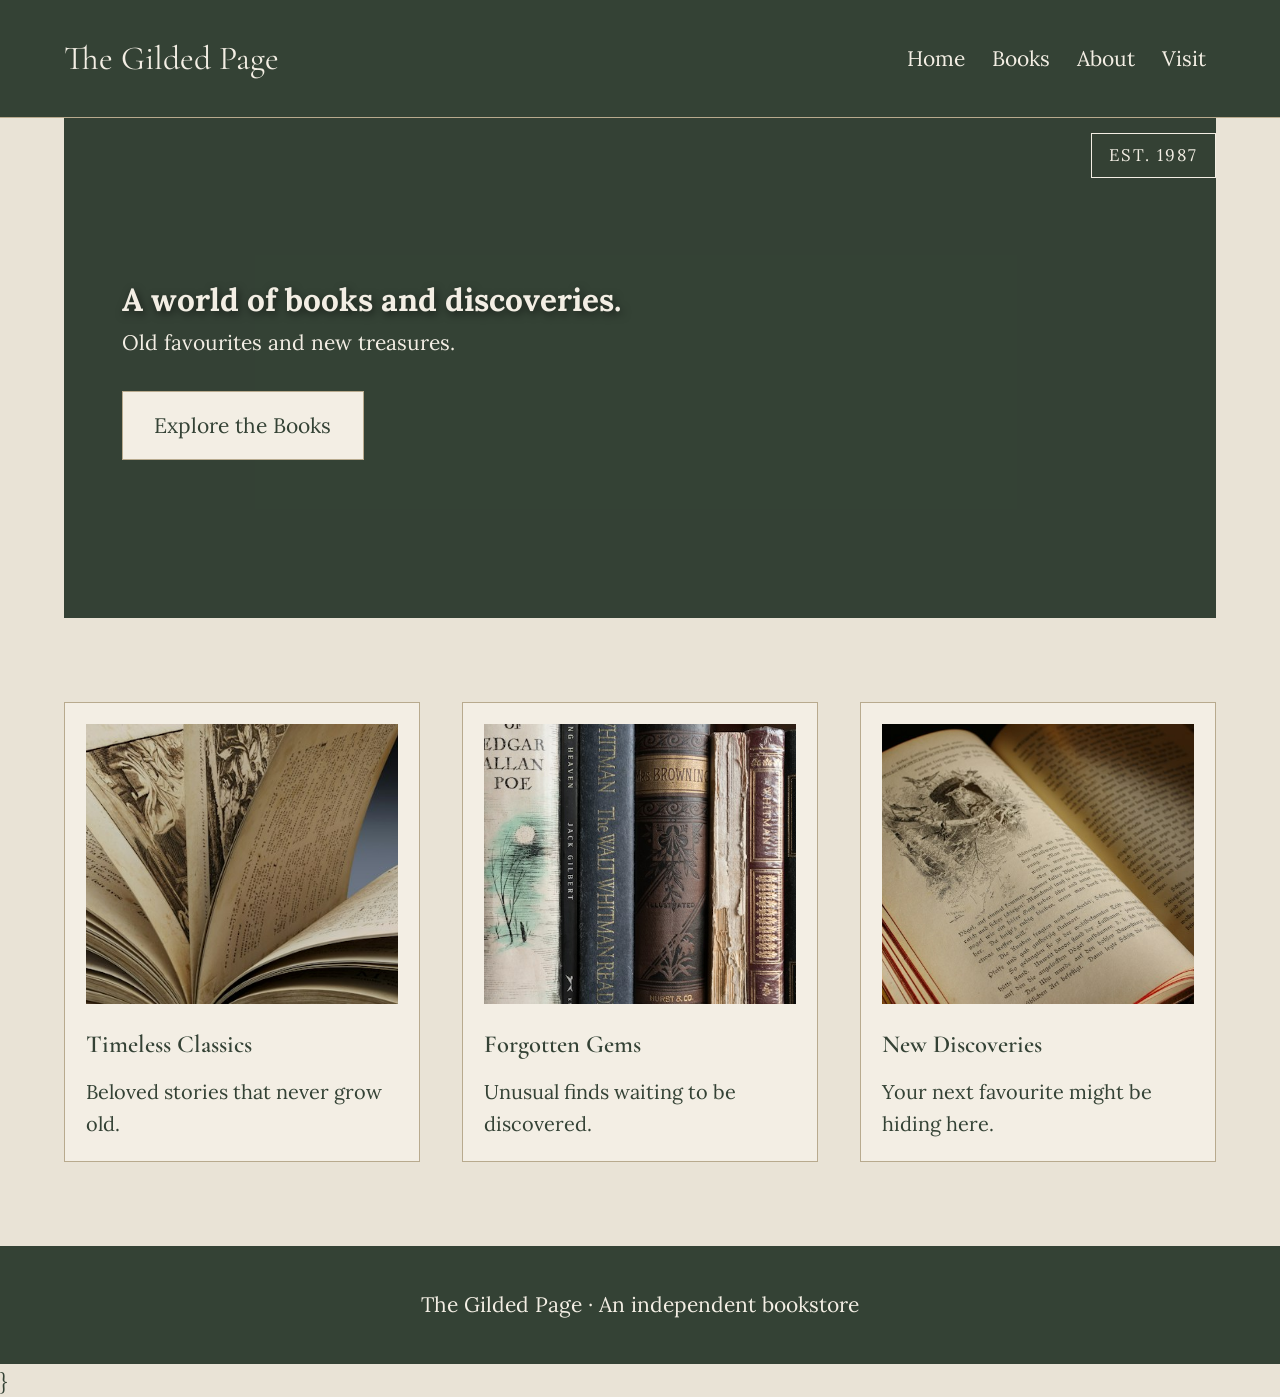
<file: index.html>
<!doctype html>
<html lang="en">
  <head>
    <meta charset="UTF-8" />
    <meta name="viewport" content="width=device-width, initial-scale=1.0" />
    <title>The Gilded Page | Home</title>

    <style>
      @import url("https://fonts.googleapis.com/css2?family=Abril+Fatface&display=swap");
    </style>

    <link rel="stylesheet" href="css/style.css" />
  </head>
  <body>
    <header>
      <p class="logo">The Gilded Page</p>

      <nav>
        <a href="index.html">Home</a>
        <a href="books.html">Books</a>
        <a href="about.html">About</a>
        <a href="visit.html">Visit</a>
      </nav>
    </header>

    <main>
      <section class="intro">
        
<video class="intro-video" autoplay muted loop playsinline
  aria-hidden="true">
  <source src="images/books.mp4" type="video/mp4">
</video>

        <p class="shop-label">Est. 1987</p>

        <h1 class="tracking-in-expand">A world of books and discoveries.</h1>

        <p>Old favourites and new treasures.</p>

        <a class="button" href="books.html">Explore the Books</a>
      </section>

      <section class="featured">
        

        <div class="book-grid">
          <article class="book">
            <img src="images/book-03.jpg" alt="A vintage book cover" />
            <h3>Timeless Classics</h3>
            <p>Beloved stories that never grow old.</p>
          </article>

          <article class="book">
            <img src="images/book-01.jpg" alt="A collection of old books" />
            <h3>Forgotten Gems</h3>
            <p>Unusual finds waiting to be discovered.</p>
          </article>

          <article class="book">
            <img src="images/book-02.jpg" alt="Books arranged on a shelf" />
            <h3>New Discoveries</h3>
            <p>Your next favourite might be hiding here.</p>
          </article>
        </div>
      </section>
    </main>

    <footer>
      <p>The Gilded Page · An independent bookstore</p>
    </footer>
  </body>
</html>


}
</file>
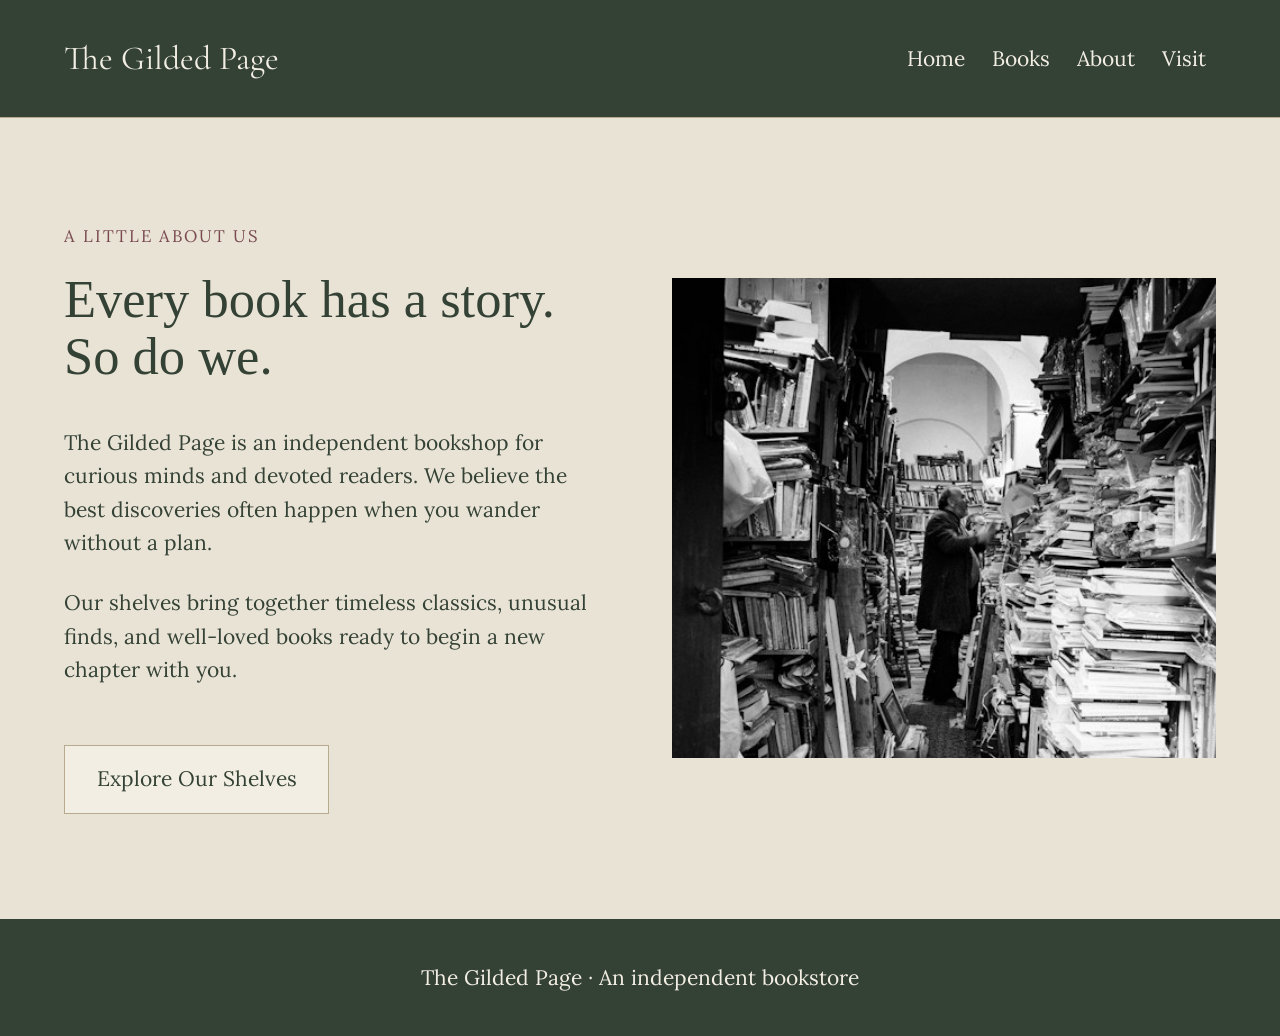
<file: about.html>
<!DOCTYPE html>
<html lang="en">
<head>
  <meta charset="UTF-8">
  <meta name="viewport" content="width=device-width, initial-scale=1.0">
  <title>The Gilded Page | About</title>
  <link rel="stylesheet" href="css/style.css">
</head>
<body>

  <header>
    <p class="logo">The Gilded Page</p>

    <nav>
      <a href="index.html">Home</a>
      <a href="books.html">Books</a>
      <a href="about.html">About</a>
      <a href="visit.html">Visit</a>
    </nav>
  </header>

  <main>
    <section class="about-layout">
      <div class="about-text">
        <p class="eyebrow">A little about us</p>
        <h1>Every book has a story. So do we.</h1>

        <p>
          The Gilded Page is an independent bookshop for curious minds
          and devoted readers. We believe the best discoveries often
          happen when you wander without a plan.
        </p>

        <p>
          Our shelves bring together timeless classics, unusual finds,
          and well-loved books ready to begin a new chapter with you.
        </p>

        <a class="button" href="books.html">Explore Our Shelves</a>
      </div>

      <div class="about-image">
        <img src="images/shop.jpg" alt="The cosy interior of The Gilded Page bookstore">
      </div>
    </section>
  </main>

  <footer>
    <p>The Gilded Page · An independent bookstore</p>
  </footer>

</body>
</html>
</file>
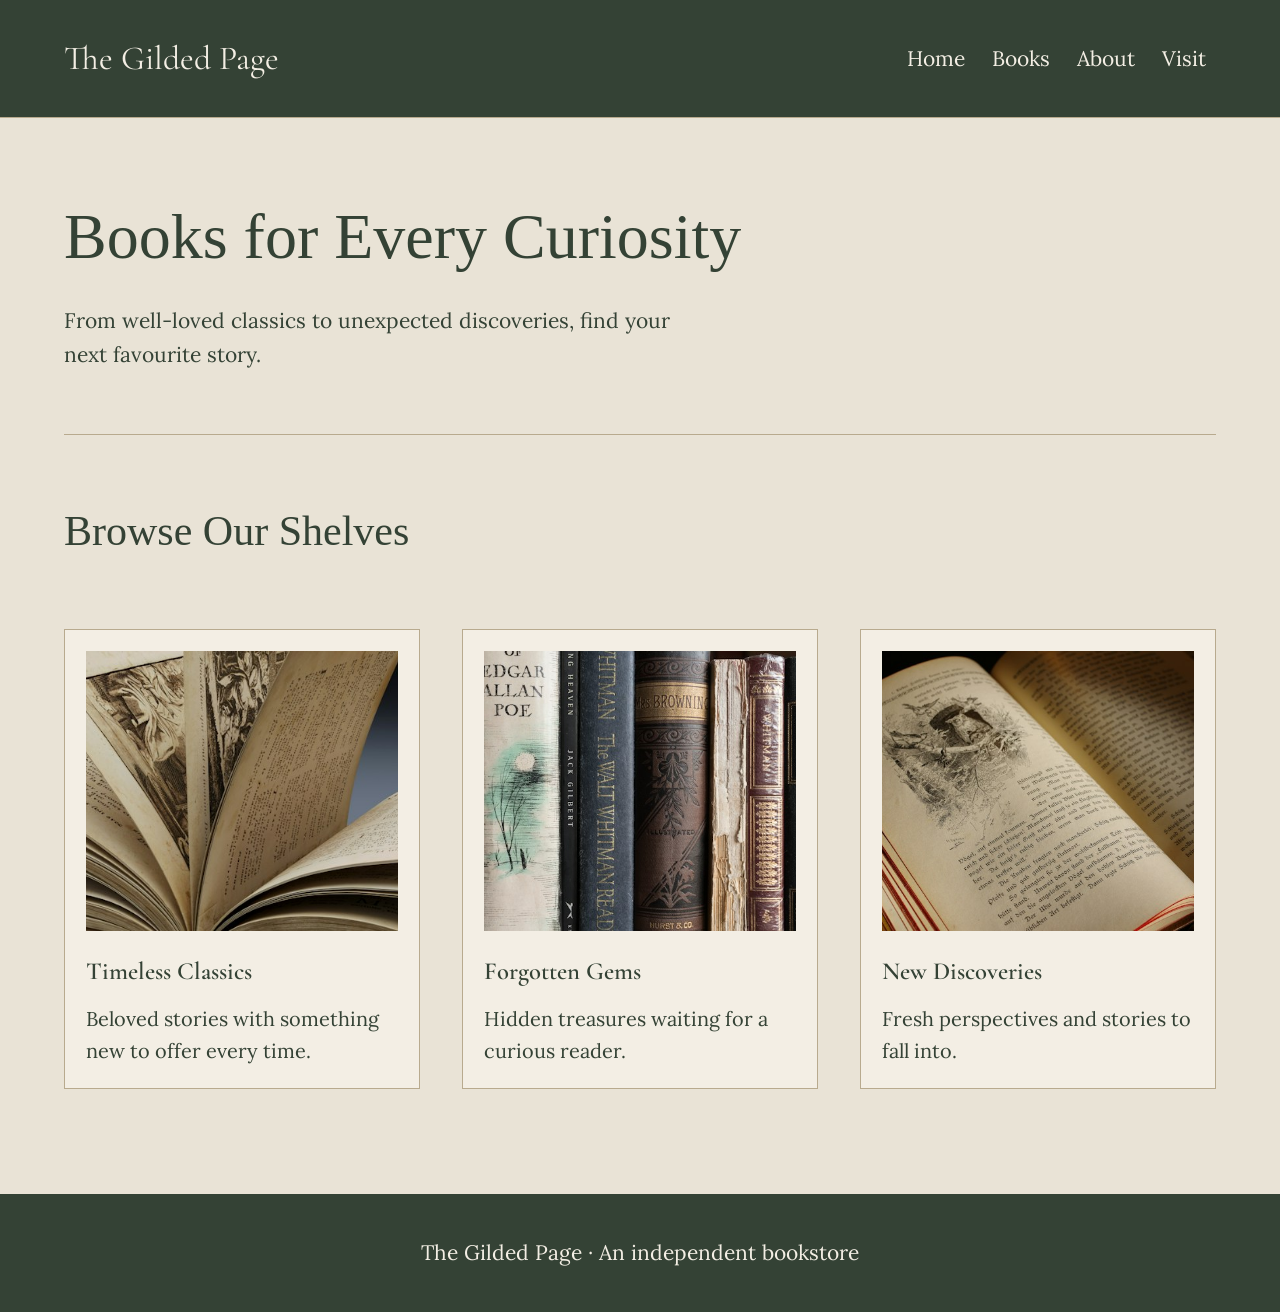
<file: books.html>
<!DOCTYPE html>
<html lang="en">
<head>
  <meta charset="UTF-8">
  <meta name="viewport" content="width=device-width, initial-scale=1.0">
  <title>The Gilded Page | Books</title>
  <link rel="stylesheet" href="css/style.css">
</head>
<body>

  <header>
    <p class="logo">The Gilded Page</p>

    <nav>
      <a href="index.html">Home</a>
      <a href="books.html">Books</a>
      <a href="about.html">About</a>
      <a href="visit.html">Visit</a>
    </nav>
  </header>

  <main>
    <section class="page-intro">
      <h1>Books for Every Curiosity</h1>
      <p>From well-loved classics to unexpected discoveries, find your next favourite story.</p>
    </section>

    <section class="catalogue">
      <h2>Browse Our Shelves</h2>

      <div class="book-grid">
        <article class="book">
          <img src="images/book-03.jpg" alt="Vintage book cover">
          <h3>Timeless Classics</h3>
          <p>Beloved stories with something new to offer every time.</p>
        </article>

        <article class="book">
          <img src="images/book-01.jpg" alt="A collection of old books">
          <h3>Forgotten Gems</h3>
          <p>Hidden treasures waiting for a curious reader.</p>
        </article>

        <article class="book">
          <img src="images/book-02.jpg" alt="Books arranged on a shelf">
          <h3>New Discoveries</h3>
          <p>Fresh perspectives and stories to fall into.</p>
        </article>
      </div>
    </section>
  </main>

  <footer>
    <p>The Gilded Page · An independent bookstore</p>
  </footer>

</body>
</html>
</file>
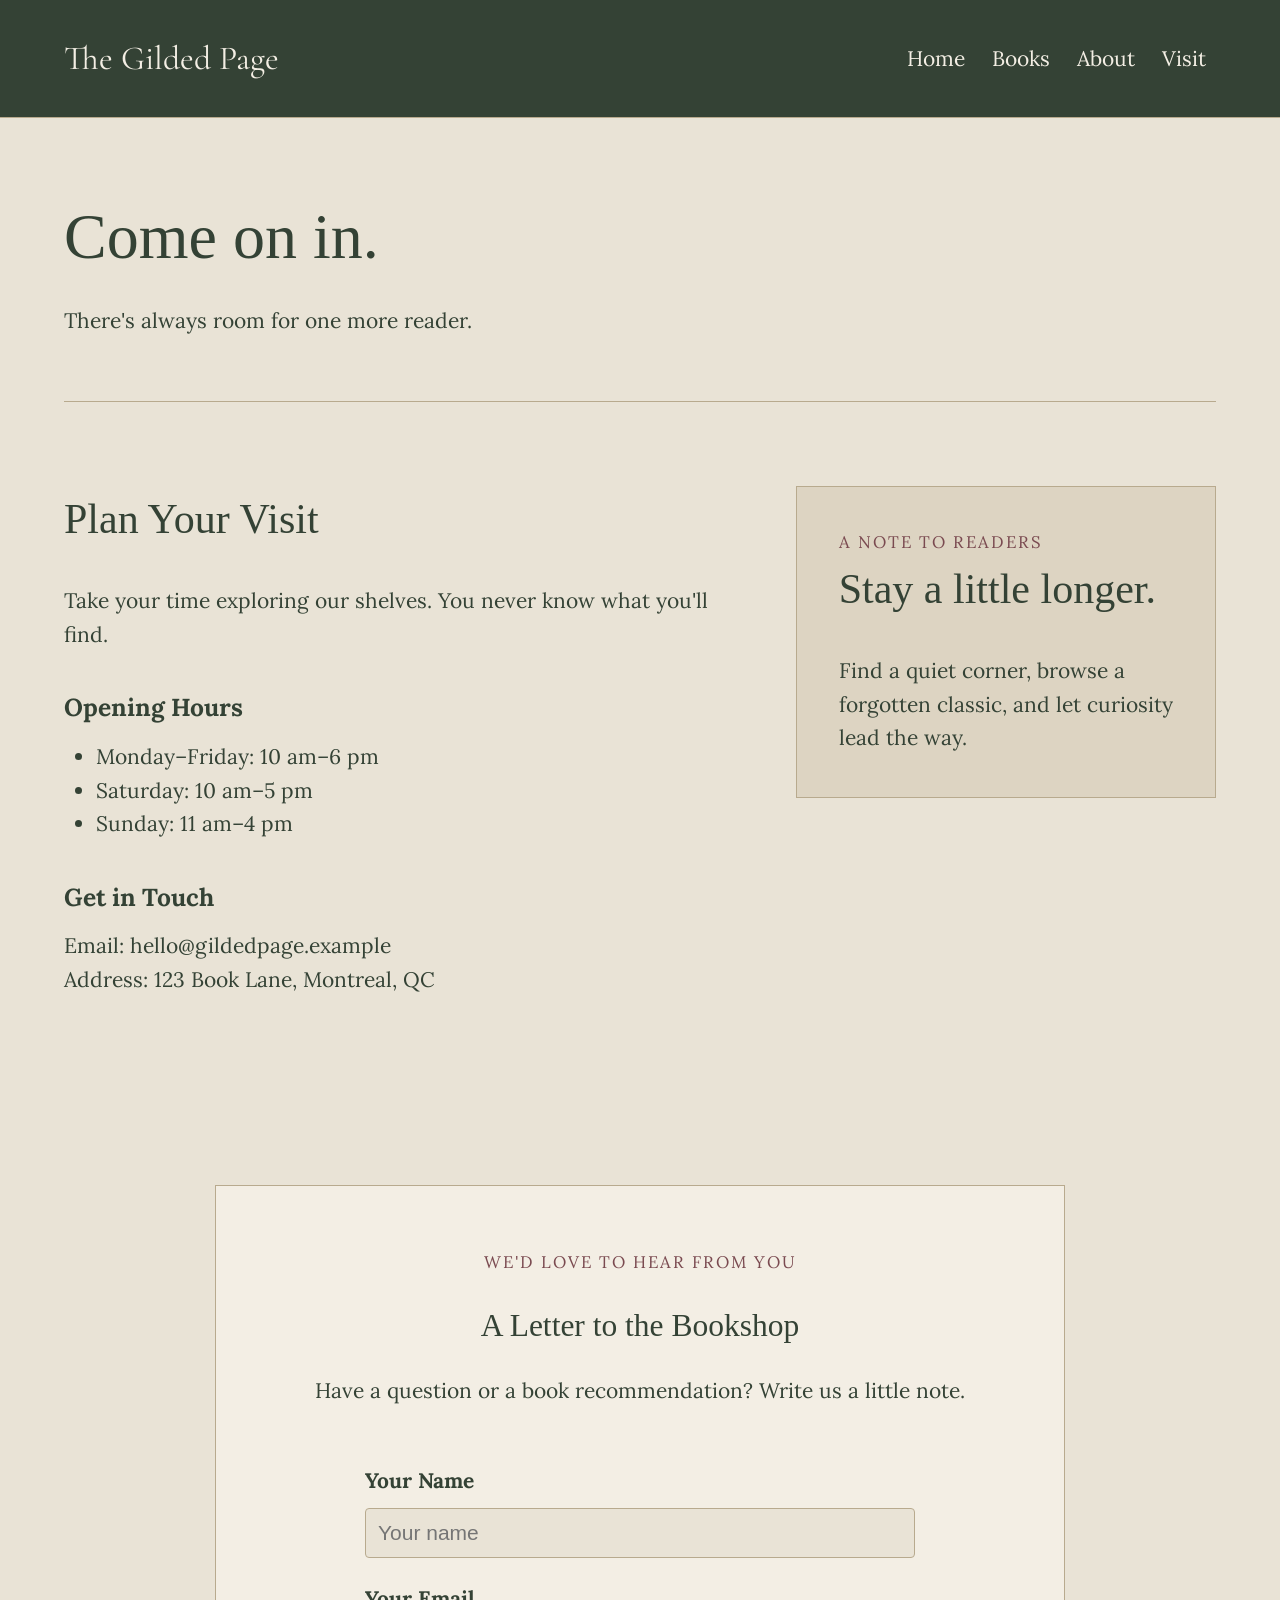
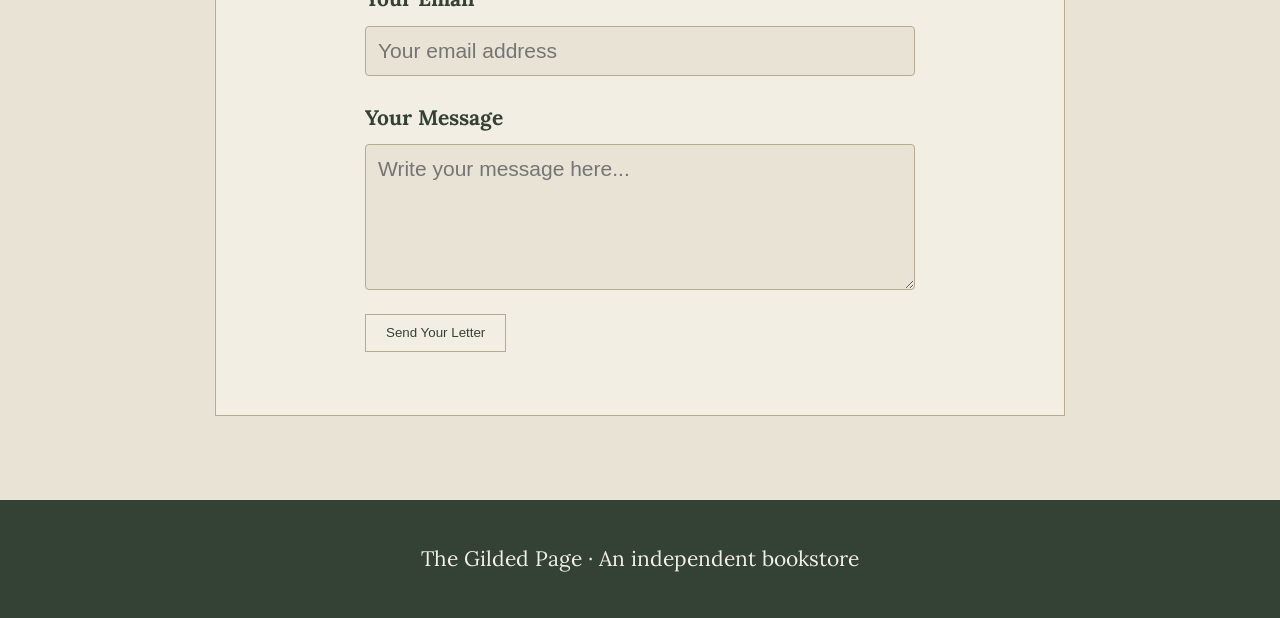
<file: visit.html>
<!doctype html>
<html lang="en">
  <head>
    <meta charset="UTF-8" />
    <meta name="viewport" content="width=device-width, initial-scale=1.0" />
    <title>The Gilded Page | Visit</title>
    <link rel="stylesheet" href="css/style.css" />
  </head>

  <body>
    <header>
      <p class="logo">The Gilded Page</p>

      <nav>
        <a href="index.html">Home</a>
        <a href="books.html">Books</a>
        <a href="about.html">About</a>
        <a href="visit.html">Visit</a>
      </nav>
    </header>

    <main>
      <section class="page-intro">
        <h1>Come on in.</h1>
        <p>There's always room for one more reader.</p>
      </section>

      <section class="visit-layout">
        <div class="visit-info">
          <h2>Plan Your Visit</h2>

          <p>
            Take your time exploring our shelves. You never know what you'll
            find.
          </p>

          <h3>Opening Hours</h3>

          <ul>
            <li>Monday–Friday: 10 am–6 pm</li>
            <li>Saturday: 10 am–5 pm</li>
            <li>Sunday: 11 am–4 pm</li>
          </ul>

          <h3>Get in Touch</h3>

          <p>Email: hello@gildedpage.example</p>
          <p>Address: 123 Book Lane, Montreal, QC</p>
        </div>

        <aside class="visit-note">
          <p class="eyebrow">A note to readers</p>

          <h2>Stay a little longer.</h2>

          <p>
            Find a quiet corner, browse a forgotten classic, and let curiosity
            lead the way.
          </p>
        </aside>
      </section>

      <!-- CONTACT FORM -->

      <section class="contact-section">
        <p class="eyebrow">We'd love to hear from you</p>

        <h2>A Letter to the Bookshop</h2>

        <p>Have a question or a book recommendation? Write us a little note.</p>

        <form
          id="contact-form"
          action="https://formspree.io/f/xqpqwolk"
          method="POST"
        >
          <label for="name">Your Name</label>
          <input
            type="text"
            id="name"
            name="name"
            placeholder="Your name"
            required
          />

          <label for="email">Your Email</label>
          <input
            type="email"
            id="email"
            name="email"
            placeholder="Your email address"
            required
          />

          <label for="message">Your Message</label>
          <textarea
            id="message"
            name="message"
            rows="5"
            placeholder="Write your message here..."
            required
          ></textarea>

          <button type="submit" class="button">Send Your Letter</button>
        </form>
      </section>
    </main>

    <footer>
      <p>The Gilded Page · An independent bookstore</p>
    </footer>
  </body>
</html>
</file>
<file: css/style.css>
/* GOOGLE FONTS */
@import url("https://fonts.googleapis.com/css2?family=Cormorant+Garamond:wght@400;500;600;700&family=Lora:wght@400;500;600;700&display=swap");


/* THE GILDED PAGE COLOUR PALETTE */

:root {
  --olive: #344235;
  --stone: #E9E3D6;
  --ivory: #F3EEE4;
  --rose: #7A4A50;
  --taupe: #B8AA8E;
  --paper: #DDD4C2;
}


/* BASIC RESET */

* {
  margin: 0;
  padding: 0;
  box-sizing: border-box;
}


/* FONTS */

.abril-fatface-regular {
  font-family: "Abril Fatface", serif;
  font-weight: 400;
  font-style: normal;
}


/* GENERAL STYLING */

html {
  font-size: calc(16px + 0.390625vw);
}

body {
  background-color: var(--stone);
  color: var(--olive);
  font-family: "Lora", serif;
  font-size: 1rem;
  line-height: 1.6;
}


/* HEADER AND NAVIGATION */

header {
  display: flex;
  justify-content: space-between;
  align-items: center;
  padding: 1.5em 5%;
  background-color: var(--olive);
  border-bottom: 1px solid var(--taupe);
  color: var(--ivory);
}

.logo {
  font-family: "Cormorant Garamond", serif;
  font-weight: 400;
  font-size: 1.6em;
  color: var(--ivory);
}

nav a {
  color: var(--ivory);
  text-decoration: none;
  padding: 0 0.5em;
  transition: color 0.3s ease;
}

nav a:hover {
  color: var(--taupe);
  text-decoration: underline;
}


/* MAIN CONTENT */

main {
  width: 90%;
  max-width: 1200px;
  margin: 0 auto;
}


/* HOMEPAGE INTRO AND VIDEO */

.intro {
  padding: 5em 5%;
  min-height: 500px;
 background-color: var(--olive);
  background-size: cover;
  background-position: center;
  background-repeat: no-repeat;
  color: var(--ivory);

  display: flex;
  flex-direction: column;
  justify-content: center;
  align-items: flex-start;

  position: relative;
}

.intro-video {
  position: absolute;
  top: 0;
  left: 0;
  width: 100%;
  height: 100%;
  object-fit: cover;
  z-index: 0;
}

.intro > *:not(.intro-video) {
  position: relative;
  z-index: 1;
}


/* HEADLINE ANIMATION */

.intro h1 {
  animation: headlineFade 1.5s ease-out both;
  text-shadow: 2px 3px 8px rgba(0, 0, 0, 0.55);
}

@keyframes headlineFade {
  from {
    opacity: 0;
    transform: translateY(10px);
  }

  to {
    opacity: 1;
    transform: translateY(0);
  }
}


/* SHOP LABEL */

.shop-label {
  position: absolute;
  top: 0;
  right: 0;
  margin: 0;
  border: 1px solid var(--ivory);
  padding: 0.5em 1em;
  font-size: 0.8em;
  letter-spacing: 2px;
  text-transform: uppercase;
  background-color: rgba(52, 66, 53, 0.75);

  animation: labelFade 1.5s ease-out both;
  animation-delay: 0.3s;
}

@keyframes labelFade {
  from {
    opacity: 0;
  }

  to {
    opacity: 1;
  }
}


/* BUTTONS */

.button {
  display: inline-block;
  margin-top: 1.5em;
  padding: 0.8em 1.5em;
  background-color: var(--ivory);
  color: var(--olive);
  text-decoration: none;
  border: 1px solid var(--taupe);
  transition: background-color 0.3s ease, color 0.3s ease;
}

.button:hover {
  background-color: var(--rose);
  color: var(--ivory);
}


/* FOOTER */

footer {
  background-color: var(--olive);
  color: var(--ivory);
  padding: 2em 5%;
  text-align: center;
}


/* FEATURED BOOKS */

.featured {
  padding: 4em 0;
}

.featured h2 {
  font-family: "Abril Fatface", serif;
  font-weight: 400;
  font-size: 2.5rem;
  margin-bottom: 0.25em;
}

.section-intro {
  margin-bottom: 2em;
}

.book-grid {
  display: grid;
  grid-template-columns: repeat(3, 1fr);
  gap: 2em;
}

.book {
  background-color: var(--ivory);
  padding: 1em;
  border: 1px solid var(--taupe);
  transition: transform 0.3s ease, box-shadow 0.3s ease;
}

.book:hover {
  transform: translateY(-5px);
  box-shadow: 0 8px 18px rgba(52, 66, 53, 0.15);
}

.book img {
  display: block;
  width: 100%;
  height: 280px;
  object-fit: cover;
  margin-bottom: 1em;
}

.book h3 {
  font-family: "Abril Fatface", serif;
  font-weight: 400;
  margin-bottom: 0.5em;
}

.book p {
  font-size: 0.95rem;
}


/* INDIVIDUAL PAGE INTRO */

.page-intro {
  padding: 4em 0 3em;
  border-bottom: 1px solid var(--taupe);
}

.page-intro h1 {
  font-family: "Abril Fatface", serif;
  font-weight: 400;
  font-size: clamp(2.5rem, 5vw, 4rem);
  line-height: 1.1;
  margin-bottom: 0.5em;
}

.page-intro p {
  max-width: 650px;
}


/* BOOK CATALOGUE */

.catalogue {
  padding: 3em 0 5em;
}

.catalogue h2 {
  font-family: "Abril Fatface", serif;
  font-weight: 400;
  font-size: 2rem;
  margin-bottom: 1.5em;
}


/* ABOUT PAGE */

.about-layout {
  display: grid;
  grid-template-columns: 1fr 1fr;
  gap: 3em;
  align-items: center;
  padding: 5em 0;
}

.about-text h1 {
  font-family: "Abril Fatface", serif;
  font-weight: 400;
  font-size: clamp(2.5rem, 4vw, 3.5rem);
  line-height: 1.1;
  margin-bottom: 0.75em;
}

.about-text p {
  margin-bottom: 1.25em;
}

.eyebrow {
  color: var(--rose);
  text-transform: uppercase;
  letter-spacing: 2px;
  font-size: 0.8rem;
}

.about-image img {
  display: block;
  width: 100%;
  height: 480px;
  object-fit: cover;
}


/* VISIT PAGE */

.visit-layout {
  display: flex;
  gap: 3em;
  align-items: flex-start;
  padding: 4em 0 5em;
}

.visit-info {
  flex: 2;
}

.visit-info h2,
.visit-note h2 {
  font-family: "Abril Fatface", serif;
  font-weight: 400;
  font-size: 2rem;
  margin-bottom: 0.75em;
}

.visit-info h3 {
  margin-top: 1.5em;
  margin-bottom: 0.5em;
}

.visit-info ul {
  padding-left: 1.5em;
}

.visit-note {
  flex: 1;
  padding: 2em;
  background-color: var(--paper);
  border: 1px solid var(--taupe);
}


/* CONTACT FORM */

.contact-section {
  margin: 4em auto;
  padding: 3em 2em;
  max-width: 850px;
  background-color: var(--ivory);
  border: 1px solid var(--taupe);
  text-align: center;
}

.contact-section h2 {
  margin-bottom: 0.7em;
  font-family: "Abril Fatface", serif;
  font-weight: 400;
}

.contact-section > p {
  margin-bottom: 1.5em;
  line-height: 1.6;
}

.contact-section form {
  display: flex;
  flex-direction: column;
  gap: 10px;
  max-width: 550px;
  margin: 2em auto 0;
  text-align: left;
}

.contact-section label {
  font-weight: bold;
  margin-top: 0.7em;
}

.contact-section input,
.contact-section textarea {
  width: 100%;
  padding: 12px;
  border: 1px solid var(--taupe);
  border-radius: 4px;
  background-color: var(--stone);
  color: var(--olive);
  font-family: Inter, sans-serif;
  font-size: 1rem;
  transition: border-color 0.3s ease,
              background-color 0.3s ease;
}

.contact-section input:focus,
.contact-section textarea:focus {
  outline: none;
  border-color: var(--olive);
  background-color: #fff;
}

.contact-section textarea {
  resize: vertical;
  min-height: 140px;
}

.contact-section button {
  align-self: flex-start;
  cursor: pointer;
  font-family: Inter, sans-serif;
  margin-top: 1em;
}


/* TABLET RESPONSIVE DESIGN */

@media (max-width: 800px) {

  .book-grid {
    grid-template-columns: repeat(2, 1fr);
  }

  header {
    flex-direction: column;
    gap: 1em;
  }

  nav {
    display: flex;
    flex-wrap: wrap;
    justify-content: center;
    gap: 0.5em;
  }

  .about-layout {
    grid-template-columns: 1fr;
  }

  .about-image img {
    height: 320px;
  }

  .visit-layout {
    flex-direction: column;
  }

  .visit-info,
  .visit-note {
    width: 100%;
  }
}


/* MOBILE RESPONSIVE DESIGN */

@media (max-width: 550px) {

  body {
    font-size: 1rem;
  }

  header {
    flex-direction: column;
    gap: 1em;
    padding: 1em 4%;
  }

  .logo {
    font-size: 1.4em;
  }

  nav {
    display: flex;
    flex-wrap: wrap;
    justify-content: center;
    gap: 0.4em;
  }

  nav a {
    padding: 0.3em;
    font-size: 0.9em;
  }

  main {
    width: 92%;
  }

  .intro {
    min-height: 380px;
    padding: 4em 5%;
  }

  .intro h1 {
    font-size: 2.2rem;
    line-height: 1.15;
  }

  .shop-label {
    font-size: 0.65em;
  }

  .book-grid {
    grid-template-columns: 1fr;
    gap: 1.5em;
  }

  .featured h2 {
    font-size: 2rem;
  }

  .book img {
    height: 240px;
  }

  footer {
    padding: 1.5em 4%;
  }

  .contact-section {
    padding: 2em 1em;
    margin: 2em auto;
  }

  .contact-section form {
    width: 100%;
  }
}

/* POSITION EST. 1987 IN THE VIDEO CORNER */

.intro {
  position: relative;
}

.intro .shop-label {
  position: absolute;
  top: 15px;
  right: 0;
  left: auto;
  margin: 0;
  z-index: 2;
}

/* SOFT DARK OVERLAY OVER VIDEO */

.intro::after {
  content: "";
  position: absolute;
  inset: 0;
  background: rgba(52, 66, 53, 0.45);
  z-index: 1;
  pointer-events: none;
}

.intro > *:not(.intro-video) {
  position: relative;
  z-index: 2;
}

/* KEEP EST. 1987 IN THE TOP-RIGHT CORNER */

.intro .shop-label {
  position: absolute;
  top: 15px;
  right: 0;
  left: auto;
  margin: 0;
  z-index: 3;
}

/* HOMEPAGE FEATURED SECTION TYPOGRAPHY */

.featured h2,
.book h3 {
  font-family: "Cormorant Garamond", serif;
  font-weight: 600;
}

.section-intro,
.book p {
  font-family: "Lora", serif;
}
</file>
